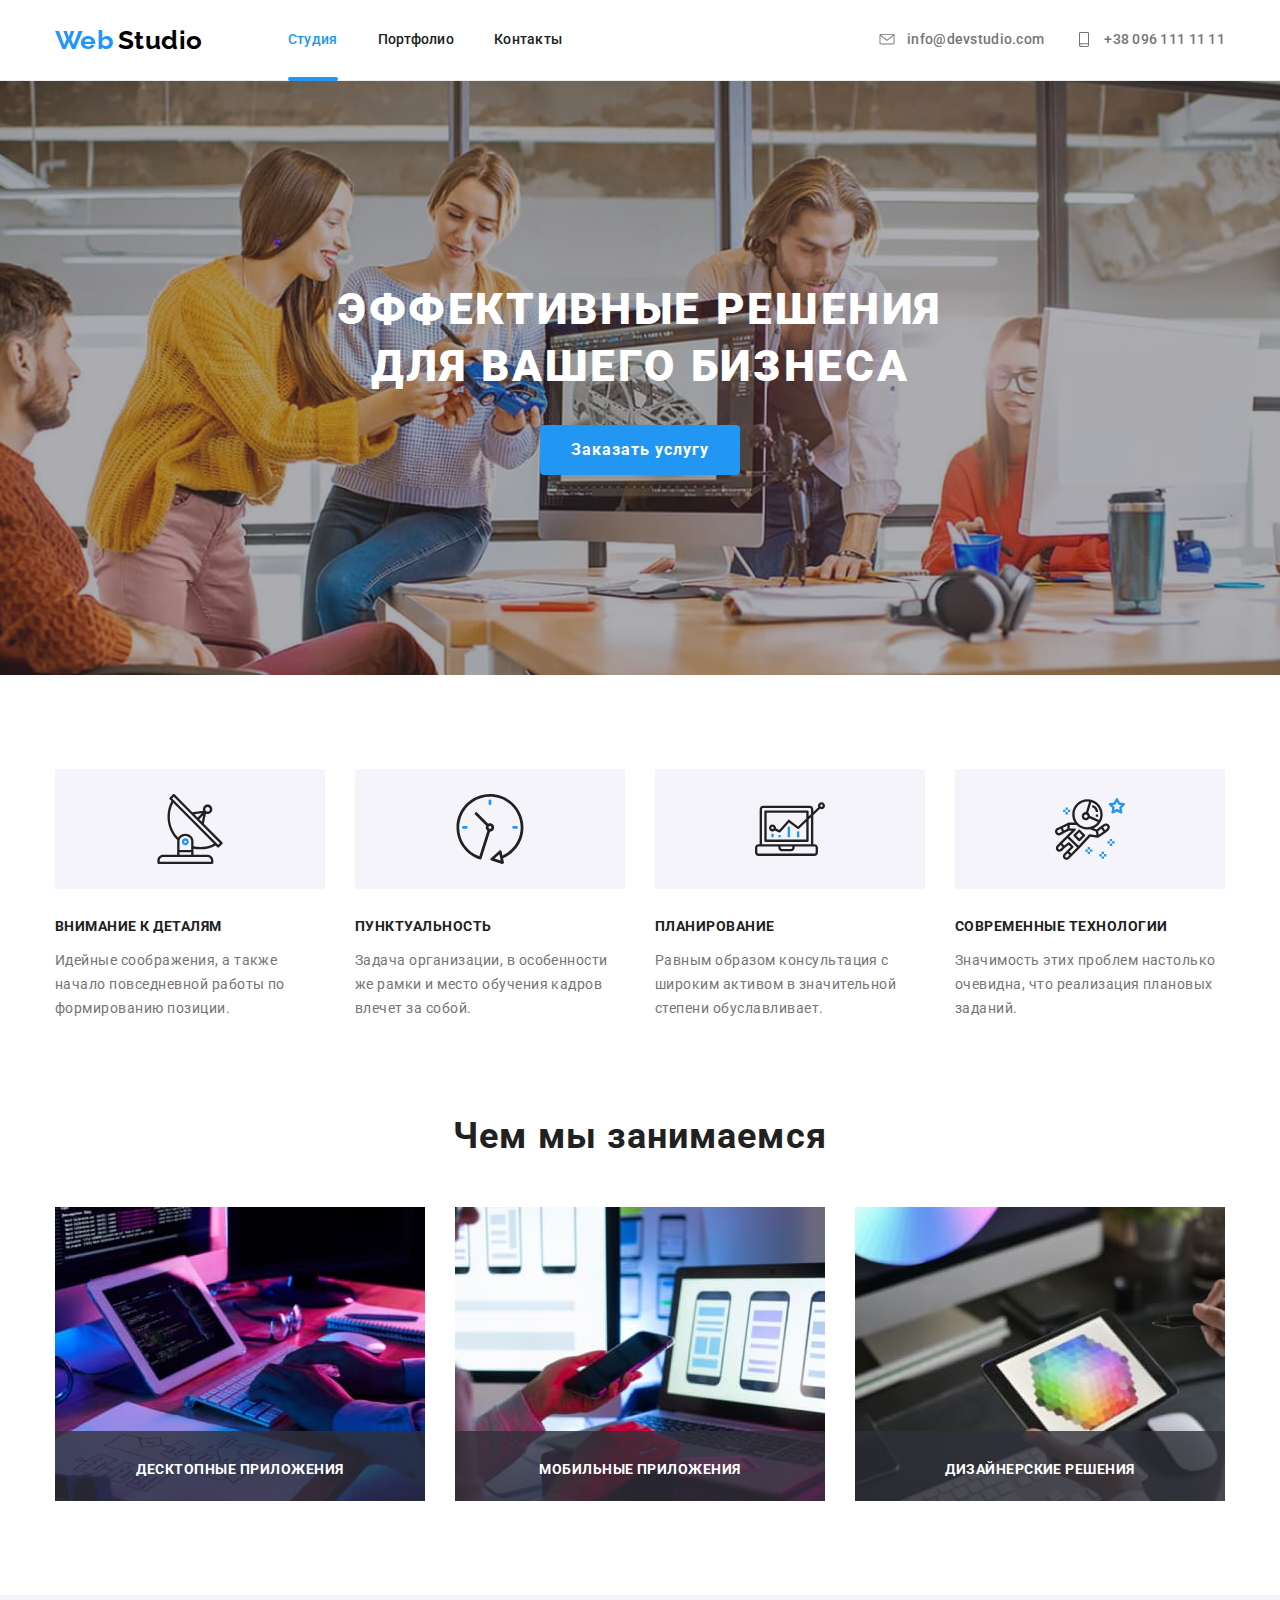
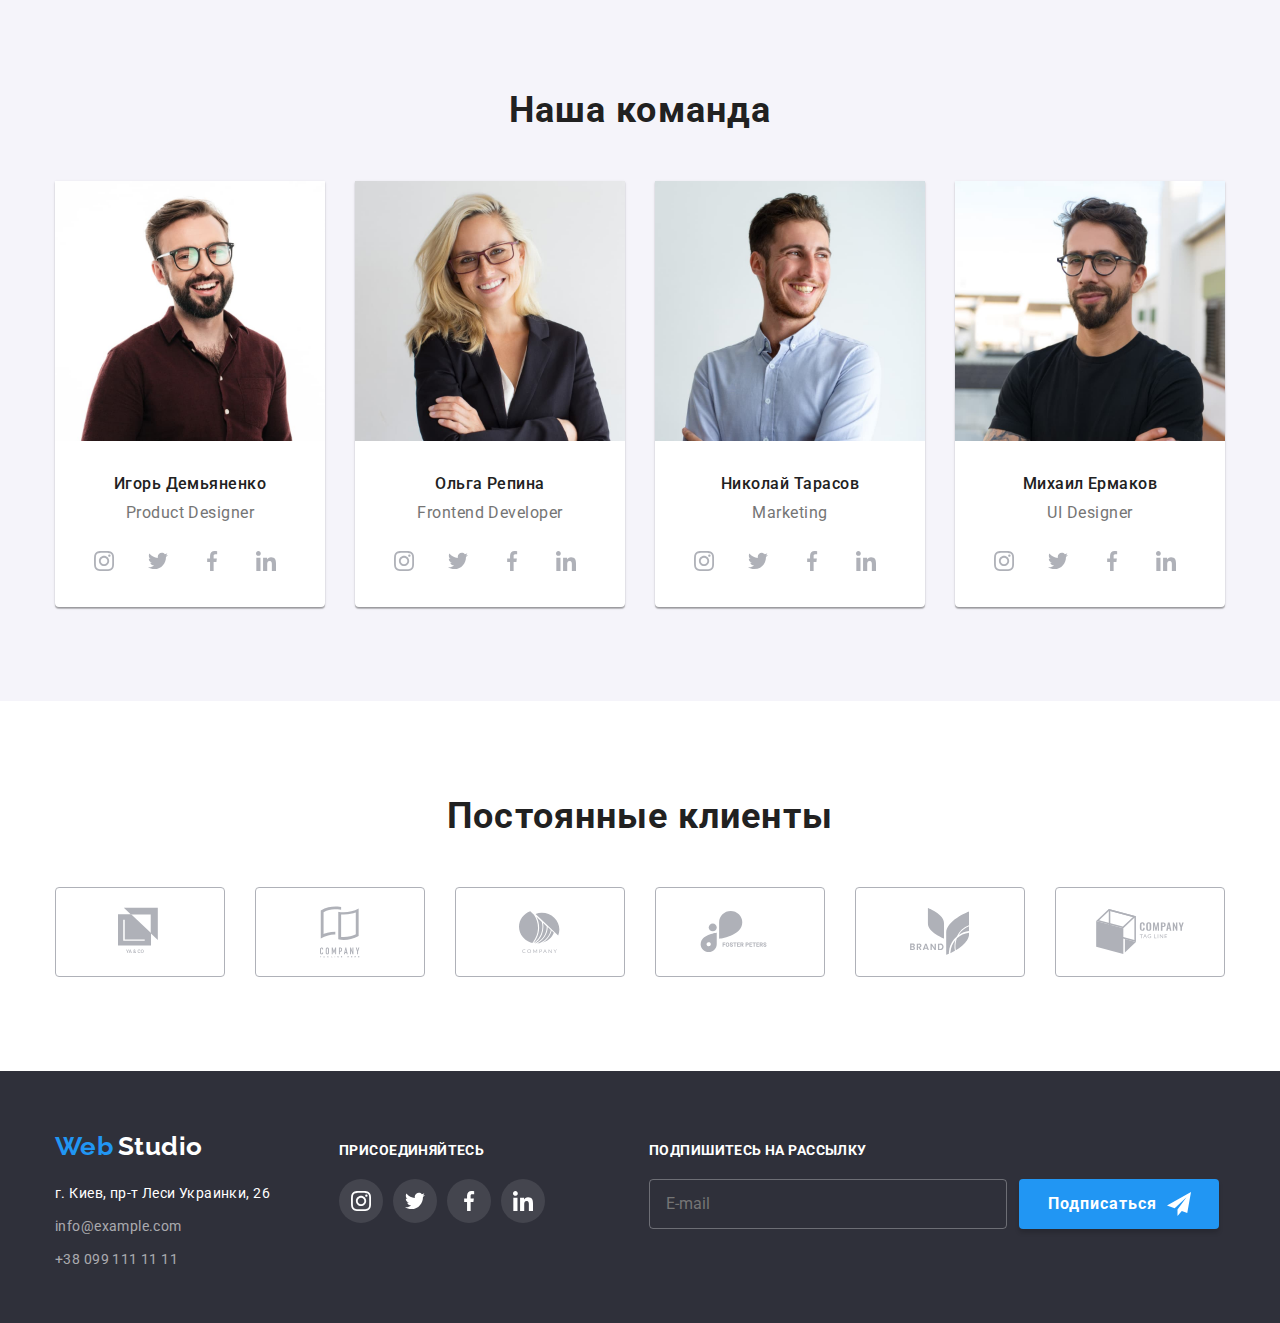
<file: index.html>
<!DOCTYPE html>
<html lang="ru">

<head>
  <meta charset="UTF-8" />
  <meta name="viewport" content="width=device-width, initial-scale=1.0" />
  
  <title>Web Studio</title>
  <link rel="stylesheet"
    href="https://cdnjs.cloudflare.com/ajax/libs/modern-normalize/0.7.0/modern-normalize.min.css" />
  <link href="https://fonts.googleapis.com/css2?family=Raleway:wght@700&family=Roboto:wght@400;500;700;900&display=swap"
    rel="stylesheet" />
  <link rel="stylesheet" href="./css/main.css" />
  
</head>

<body>
  <!-- шапка страницы -->
  <header class="page-header">
    <div class="container main-header">
      <!-- логотип компании -->
      <a href="./" class="logo-header">
        <span class="logo main">Web</span>
        <span class="logo second">Studio</span>
      </a>

      <!-- главная навигация -->
      <nav>
        <ul class="site-nav list">
          <li class="item">
            <a href="./index.html" class="link current">Студия</a>
          </li>
          <li class="item">
            <a href="./portfolio.html" class="link">Портфолио</a>
          </li>
          <li class="item"><a href="" class="link">Контакты</a></li>
        </ul>
      </nav>

      <!-- adress -->
      <address class="site-nav">
        <a href="mailto:info@devstudio.com" class="contacts">
          <svg class="icon-contacts">
            <use xlink:href="./images/sprite.svg#email"></use>
          </svg>
          info@devstudio.com
        </a>
        <a href="tel:+380961111111" class="contacts">
          <svg class="icon-contacts">
            <use xlink:href="./images/sprite.svg#smartphone"></use>
          </svg>
          +38 096 111 11 11</a>
      </address>
    </div>
  </header>




  <main>

    <!-- Hero -->
    <section class="hero">
      <div class="container-hero">
        <h1 class="hero-title">
          Эффективные решения <br />
          для вашего бизнеса
        </h1>
        <button type="button" class="button" data-modal-open>Заказать услугу</button>
       
    </section>

    <!-- about us -->
    <section class="section features">
      <div class="container">
        <h2 class="section-title" hidden>О нас</h2>

        <ul class="about-us list">
          <li class="item">
            <div class="img-about">
              <svg class="icon" width="70" height="70">
                <use xlink:href="./images/sprite.svg#antenna"></use>
              </svg>
            </div>
            <h3 class="title">Внимание к деталям</h3>
            <p class="content">
              Идейные соображения, а также начало повседневной работы по
              формированию позиции.
            </p>
          </li>
          <li class="item">
            <div class="img-about">
              <svg class="icon" width="70" height="70">
                <use xlink:href="./images/sprite.svg#clock"></use>
              </svg>
            </div>
            <h3 class="title">Пунктуальность</h3>
            <p class="content">
              Задача организации, в особенности же рамки и место обучения
              кадров влечет за собой.
            </p>
          </li>
          <li class="item">
            <div class="img-about">
              <svg class="icon" width="70" height="70">
                <use xlink:href="./images/sprite.svg#diagram"></use>
              </svg>
            </div>
            <h3 class="title">Планирование</h3>
            <p class="content">
              Равным образом консультация с широким активом в значительной
              степени обуславливает.
            </p>
          </li>
          <li class="item">
            <div class="img-about">
              <svg class="icon" width="70" height="70">
                <use xlink:href="./images/sprite.svg#astronaut"></use>
              </svg>
            </div>
            <h3 class="title">Современные технологии</h3>
            <p class="content">
              Значимость этих проблем настолько очевидна, что реализация
              плановых заданий.
            </p>
          </li>
        </ul>
      </div>
    </section>

    <!-- Work section -->
    <section class="section">
      <div class="container">
        <h2 class="section-title">Чем мы занимаемся</h2>

        <ul class="work-list list">
          <li class="item">
            <img class="project-img" src="./images/box-1.jpg" alt="box-1" width="370" height="294" />
            <div class="section-utilities">
              <h3 class="title title-utilities">Десктопные приложения</h3>
            </div>
          </li>

          <li class="item">
            <img class="project-img" src="./images/box-2.jpg" alt="box-2" width="370" />
            <div class="section-utilities">
              <h3 class="title title-utilities">Мобильные приложения</h3>
            </div>
          </li>

          <li class="item">
            <img class="project-img" src="./images/box-3.jpg" alt="box-3" width="370" />
            <div class="section-utilities">
              <h3 class="title title-utilities">Дизайнерские решения</h3>
            </div>
          </li>
        </ul>
      </div>
    </section>

    <!-- our team -->

    <section class="section-team">
      <div class="container">
        <h2 class="section-title">Наша команда</h2>
        <ul class="our-team list">
          <li class="item">
            <img src="./images/our-team-1.jpg" alt="дизайнер" width="270" />
            <h3 class="name-team">Игорь Демьяненко</h3>
            <p class="name-text">Product Designer</p>
            <ul class="links list">
              <li class="item-links">
                <a class="box-media" href="https://www.instagram.com/" aria-label="ссылка на Instagram">
                  <svg class="instagram" width="20" height="20">
                    <use href="./images/sprite.svg#instagram"></use>
                  </svg>
                </a>
              </li>
              <li class="item-links">
                <a class="box-media" href="https://twitter.com/" aria-label="ссылка на Twitter">
                  <svg class="" width="20" height="20">
                    <use href="./images/sprite.svg#twitter"></use>
                  </svg>
                </a>
              </li>
              <li class="item-links">
                <a class="box-media" href="https://www.facebook.com/" aria-label="ссылка на Facebook">
                  <svg class="" width="20" height="20">
                    <use href="./images/sprite.svg#facebook"></use>
                  </svg>
                </a>
              </li>
              <li class="item-links">
                <a class="box-media" href="https://www.linkedin.com/" aria-label="ссылка на linkedin">
                  <svg class="" width="20" height="20">
                    <use href="./images/sprite.svg#linkedin"></use>
                  </svg>
                </a>
              </li>
            </ul>
          </li>

          <li class="item">
            <img src="./images/our-team-2.jpg" alt="фронтенд разработчик" width="270" />
            <h3 class="name-team">Ольга Репина</h3>
            <p class="name-text">Frontend Developer</p>
            <ul class="links list">
              <li class="item-links">
                <a class="box-media" href="https://www.instagram.com/" aria-label="ссылка на Instagram">
                  <svg class="" width="20" height="20">
                    <use href="./images/sprite.svg#instagram"></use>
                  </svg>
                </a>
              </li>
              <li class="item-links">
                <a class="box-media" href="https://twitter.com/" aria-label="ссылка на Twitter">
                  <svg class="" width="20" height="20">
                    <use href="./images/sprite.svg#twitter"></use>
                  </svg>
                </a>
              </li>
              <li class="item-links">
                <a class="box-media" href="https://www.facebook.com/" aria-label="ссылка на Facebook">
                  <svg class="" width="20" height="20">
                    <use href="./images/sprite.svg#facebook"></use>
                  </svg>
                </a>
              </li class="item-links">
              <li class="item-links">
                <a class="box-media" href="https://www.linkedin.com/" aria-label="ссылка на linkedin">
                  <svg class="" width="20" height="20">
                    <use href="./images/sprite.svg#linkedin"></use>
                  </svg>
                </a>
              </li>
            </ul>
          </li>

          <li class="item">
            <img src="./images/our-team-3.jpg" alt="Маркетинг" width="270" />
            <h3 class="name-team">Николай Тарасов</h3>
            <p class="name-text">Marketing</p>

            <ul class="links list">
              <li class="item-links">
                <a class="box-media" href="https://www.instagram.com/" aria-label="ссылка на Instagram">
                  <svg width="20" height="20">
                    <use href="./images/sprite.svg#instagram"></use>
                  </svg>
                </a>
              </li>
              <li class="item-links">
                <a class="box-media" href="https://twitter.com/" aria-label="ссылка на Twitter">
                  <svg class="" width="20" height="20">
                    <use href="./images/sprite.svg#twitter"></use>
                  </svg>
                </a>
              </li>
              <li class="item-links">
                <a class="box-media" href="https://www.facebook.com/" aria-label="ссылка на Facebook">
                  <svg class="" width="20" height="20">
                    <use href="./images/sprite.svg#facebook"></use>
                  </svg>
                </a>
              </li>
              <li class="item-links">
                <a class="box-media" href="https://www.linkedin.com/" aria-label="ссылка на linkedin">
                  <svg class="" width="20" height="20">
                    <use href="./images/sprite.svg#linkedin"></use>
                  </svg>
                </a>
              </li>
            </ul>
          </li>

          <li class="item">
            <img src="./images/our-team-4.jpg" alt="дизайнер" width="270" />
            <h3 class="name-team">Михаил Ермаков</h3>
            <p class="name-text">UI Designer</p>

            <ul class="links list">
              <li class="item-links">
                <a class="box-media" href="https://www.instagram.com/" aria-label="ссылка на Instagram">
                  <svg class="" width="20" height="20">
                    <use href="./images/sprite.svg#instagram"></use>
                  </svg>
                </a>
              </li>
              <li class="item-links">
                <a class="box-media" href="https://twitter.com/" aria-label="ссылка на Twitter">
                  <svg class="" width="20" height="20">
                    <use href="./images/sprite.svg#twitter"></use>
                  </svg>
                </a>
              </li>
              <li class="item-links">
                <a class="box-media" href="https://www.facebook.com/" aria-label="ссылка на Facebook">
                  <svg class="" width="20" height="20">
                    <use href="./images/sprite.svg#facebook"></use>
                  </svg>
                </a>
              </li>
              <li class="item-links">
                <a class="box-media" href="https://www.linkedin.com/" aria-label="ссылка на linkedin">
                  <svg class="" width="20" height="20">
                    <use href="./images/sprite.svg#linkedin"></use>
                  </svg>
                </a>
              </li>
            </ul>
          </li>
        </ul>
      </div>

    </section>

    <!-- our clients -->
    <section class="section clients">
      <div class="container">
        <h2 class="section-title">Постоянные клиенты</h2>
        <ul class="section list">
          <li class="item clients">
            <a class="company" href="">
              <svg class="icon-client" width="44" height="50">
                <use xlink:href="./images/sprite.svg#client-1"></use>
              </svg>
            </a>
          </li>

          <li class="item clients">
            <a class="company" href="">
              <svg class="icon-client" width="40" height="52">
                <use xlink:href="./images/sprite.svg#client-2"></use>
              </svg>
            </a>
          </li>

          <li class="item clients">
            <a class="company" href="">
              <svg class="icon-client" width="41" height="42.6">
                <use xlink:href="./images/sprite.svg#client-3"></use>
              </svg>
            </a>
          </li>

          <li class="item clients">
            <a class="company" href="">
              <svg class="icon-client" width="80" height="42">
                <use xlink:href="./images/sprite.svg#client-4"></use>
              </svg>
            </a>
          </li>

          <li class="item clients">
            <a class="company" href="">
              <svg class="icon-client" width="59" height="47">
                <use xlink:href="./images/sprite.svg#client-5"></use>
              </svg>
            </a>
          </li>

          <li class="item clients">
            <a class="company" href="">
              <svg class="icon-client" width="88.5" height="45.5">
                <use xlink:href="./images/sprite.svg#client-6"></use>
              </svg>
            </a>
          </li>
        </ul>
      </div>
    </section>
  </main>

  <!-- footer -->

  <footer class="bg-footer">
    <div class="container">
      <div class="address-footer">
        <!-- логотип компании -->
        <a href="./" class="logo-footer">
          <span class="logo main">Web</span>
          <span class="logo white">Studio</span>
        </a>
        <br />

        <!-- e-mail and phone -->
        <address>
          <p class="address">г. Киев, пр-т Леси Украинки, 26</p>
          <br />

          <a href="mailto:info@example.com" class="footer-contacts">info@example.com</a>
          <br />
          <a href="tel:+380991111111" class="footer-contacts">+38 099 111 11 11</a><br />
        </address>
      </div>

      <!-- соц сети -->
      <div class="join">
        <b class="join-us">присоединяйтесь</b>

        <ul class="links list">
          <li class="item-links">
            <a class="footer-media" href="" aria-label="ссылка на Instagram">
              <svg class="" width="20" height="20">
                <use href="./images/sprite.svg#instagram"></use>
              </svg>
            </a>
          </li>
          <li class="item-links">
            <a class="footer-media" href="" aria-label="ссылка на Twitter">
              <svg class="" width="20" height="20">
                <use href="./images/sprite.svg#twitter"></use>
              </svg>
            </a>
          </li>
          <li class="item-links">
            <a class="footer-media" href="" aria-label="ссылка на Facebook">
              <svg class="" width="20" height="20">
                <use href="./images/sprite.svg#facebook"></use>
              </svg>
            </a>
          </li>
          <li class="item-links">
            <a class="footer-media" href="" aria-label="ссылка на linkedin">
              <svg class="" width="20" height="20">
                <use href="./images/sprite.svg#linkedin"></use>
              </svg>
            </a>
          </li>
        </ul>
      </div>

      <!-- подписка -->
      <div class="sigh">
        <b class="join-us">подпишитесь на рассылку</b>
        <form class="footer-form">
          <label class="footer-label">
            <input type="email" class="footer-input" placeholder="E-mail">
          </label>
            <button type="button" class="button-footer">
              Подписаться
              <svg class="send" width="24" height="24">
                <use xlink:href="./images/sprite.svg#send"></use>
              </svg>
            </button>
        </form>
      
      </div>
    </div>
  </footer>

  <div class="backdrop is-hidden" data-modal>
    <div class="modal">
      <form class="form">
        <h2 class="modal-title">Оставьте свои данные, мы вам перезвоним</h2>
  
          <label class="form-field">
            <span class="user-name">Имя</span>
            <input type="text" name="user-name" class="modal-input">
            <svg class="icon-modal" width="18" height="18">
              <use xlink:href="./images/sprite.svg#person-black"></use>
            </svg>
          </label>
        
          <label class="form-field">
          <span class="user-name">Телефон</span>
          <input type="tel" name="phone" id="tel" class="modal-input">
          <svg class="icon-modal" width="18" height="18">
            <use xlink:href="./images/sprite.svg#phone-black"></use>
          </svg>
          </label>
      
          <label class="form-field">
            <span class="user-name">Почта</span>
            <input type="email" name="mail" class="modal-input">
            <svg class="icon-modal" width="18" height="18">
              <use xlink:href="./images/sprite.svg#email-black"></use>
            </svg>
          </label>
        
          <label class="form-field">
           <span class="user-name">Комментарий</span>
          <textarea name="comment" placeholder="Введите текст" class="comment"></textarea>
          </label>

          <label class="checkbox-label">
            <input type="checkbox" name="policy" class="checkbox">
            <span class="checkbox-icon"></span>
            <span class="checkbox-title">Соглашаюсь с рассылкой и принимаю 
            <a href="" class="checkbox-policy">Условия договора</a>
            </span>
          </label>
        
        <button type="submit" class="btn-modal">Отправить</button>
  
        </form>
  
      <button class="button-close" data-modal-close>
        <svg class="icon-close" width="18" height="18">
          <use xlink:href="./images/sprite.svg#close-black"></use>
        </svg>
      </button>
    </div>
  </div>
  </div>
  
<script src="./js/modal.js"></script>

</script>
</body>

</html>
</file>
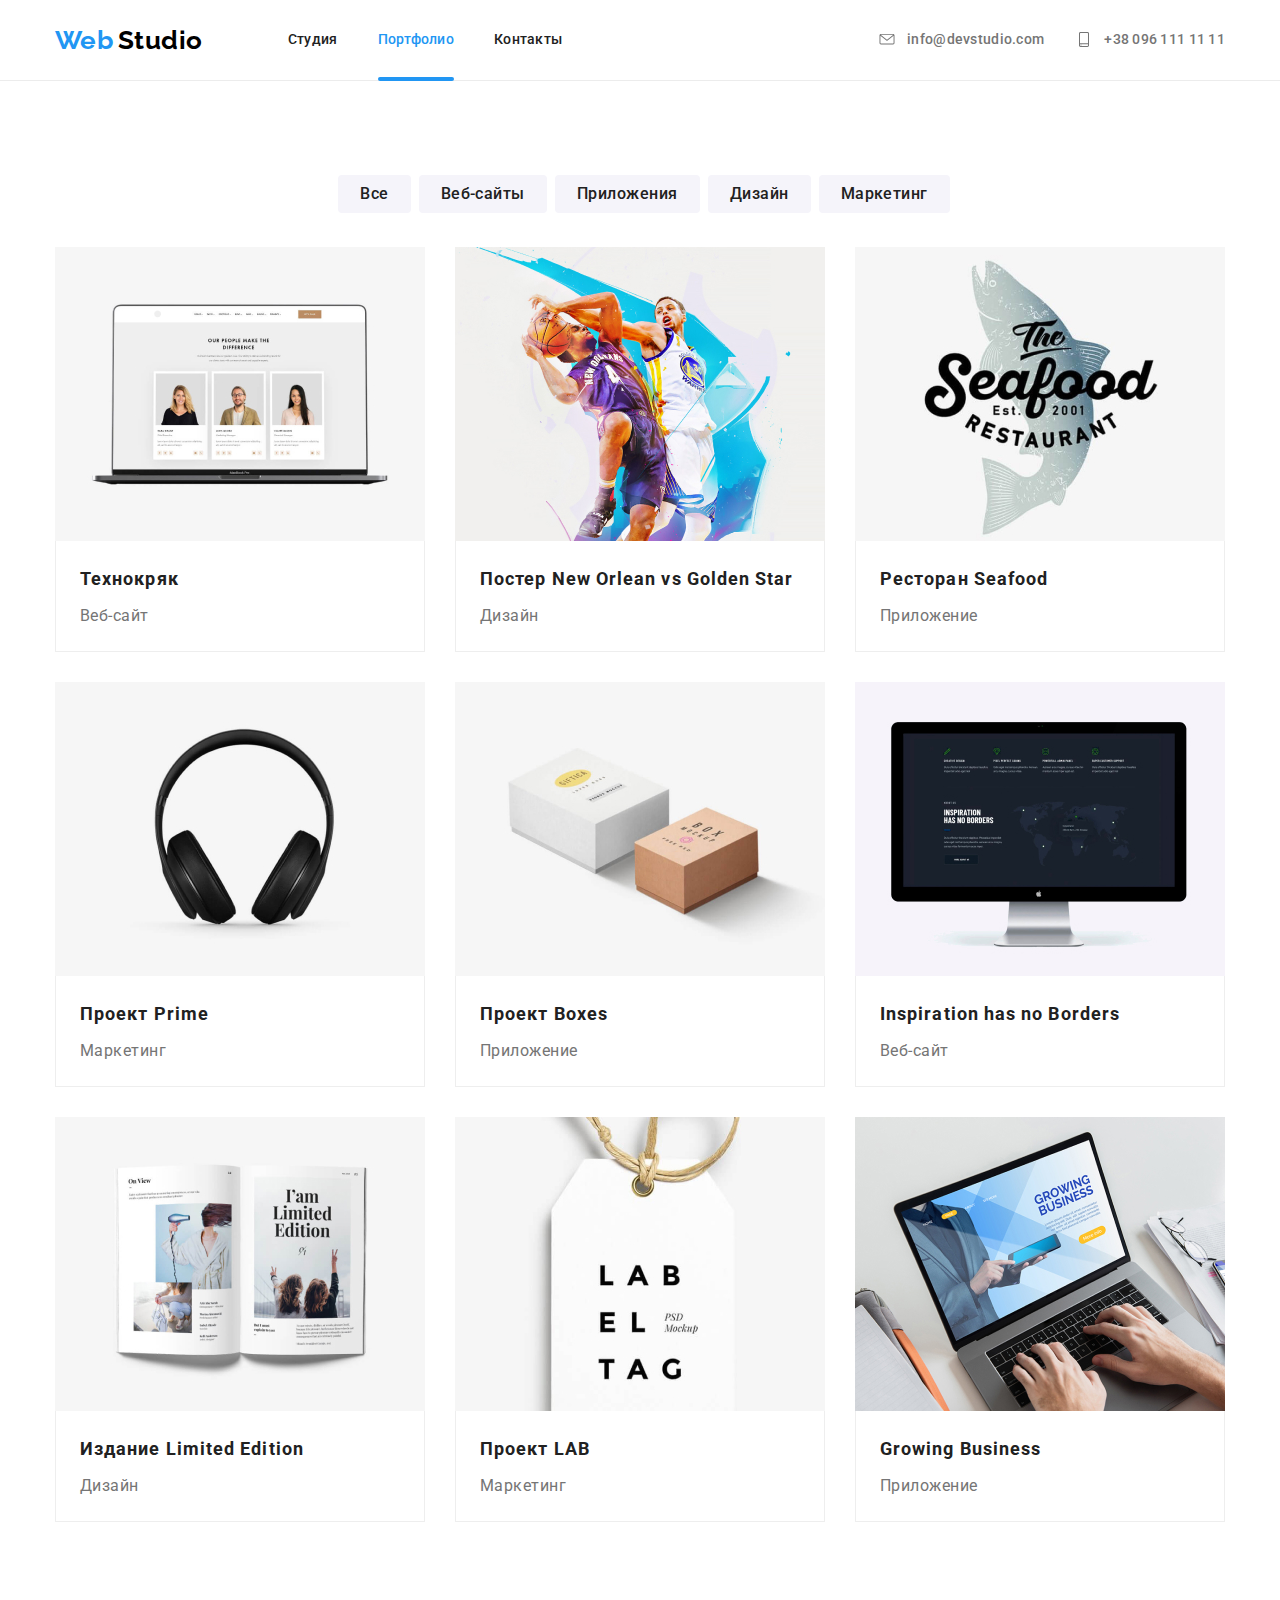
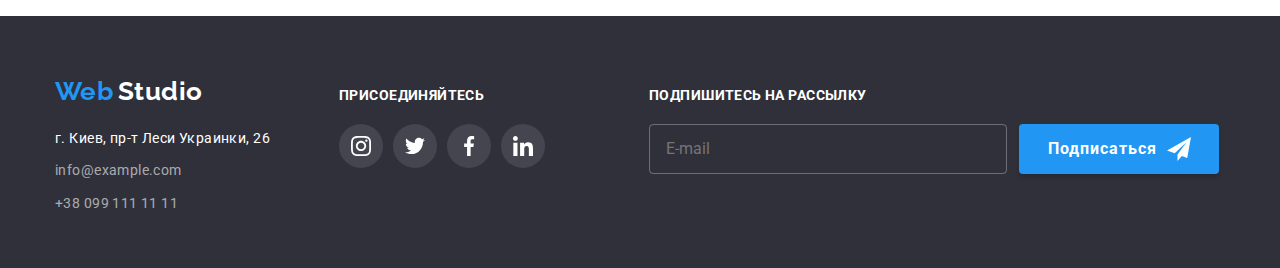
<file: portfolio.html>
<!DOCTYPE html>
<html lang="ru">
  <head>
    <meta charset="UTF-8" />
    <meta name="viewport" content="width=device-width, initial-scale=1.0" />
    <title>Web Studio</title>
    <link
      rel="stylesheet"
      href="https://cdnjs.cloudflare.com/ajax/libs/modern-normalize/0.7.0/modern-normalize.min.css"
    />
    <link
      href="https://fonts.googleapis.com/css2?family=Raleway:wght@700&family=Roboto:wght@400;500;700;900&display=swap"
      rel="stylesheet"
    />
    <link rel="stylesheet" href="./css/main.css" />
  </head>

  <body>
    <!-- шапка страницы -->
    <header class="page-header">
      <div class="container main-header">
        <!-- логотип компании -->
        <a href="./" class="logo-header">
          <span class="logo main">Web</span>
          <span class="logo second">Studio</span>
        </a>

        <!-- главная навигация -->
        <nav>
          <ul class="site-nav list">
            <li class="item">
              <a href="./index.html" class="link">Студия</a>
            </li>
            <li class="item">
              <a href="./portfolio.html" class="link current">Портфолио</a>
            </li>
            <li class="item"><a href="" class="link">Контакты</a></li>
          </ul>
        </nav>

        <!-- adress -->
        <address class="site-nav">
          <a href="mailto:info@devstudio.com" class="contacts">
            <svg class="icon-contacts">
              <use xlink:href="./images/sprite.svg#email"></use>
            </svg>
            info@devstudio.com
          </a>
          <a href="tel:+380961111111" class="contacts">
            <svg class="icon-contacts">
              <use xlink:href="./images/sprite.svg#smartphone"></use>
            </svg>
            +38 096 111 11 11</a
          >
        </address>
      </div>
    </header>

    <main>
      <!-- navigation -->
      <section class="container">
        <h1 hidden>Портфолио</h1>
        <ul class="list portfolio">
          <li class="portfolio-button">
            <button type="button" class="radio-button">Все</button>
          </li>
          <li class="portfolio-button">
            <button type="button" class="radio-button">Веб-сайты</button>
          </li>
          <li class="portfolio-button">
            <button type="button" class="radio-button">Приложения</button>
          </li>
          <li class="portfolio-button">
            <button type="button" class="radio-button">Дизайн</button>
          </li>
          <li class="portfolio-button">
            <button type="button" class="radio-button">Маркетинг</button>
          </li>
        </ul>
      </section>

      <!-- Proects -->
      <section class="container">
        <ul class="list projects">
          <li class="flex-container">
            <a href="">
              <div class="product-thumb">
                <img
                  class="project-img"
                  src="./images/portfolio/tehcnocryak-1.jpg"
                  alt="проект1"
                  width="370"
                  height="294"
                />

                <p class="text-proects">
                  Технокряк это современная площадка распространения
                  коронавируса. Компании используют эту платформу для цифрового
                  шпионажа и атак на защищённые сервера конкурентов.
                </p>
              </div>
              <div class="portfolio-card-content">
                <h2 class="proects-title">Технокряк</h2>

                <p class="subtitle-proects">Веб-сайт</p>
              </div>
            </a>
          </li>

          <li class="flex-container">
            <a href="">
              <div class="product-thumb">
                <img
                  src="./images/portfolio/poster-2.jpg"
                  alt="проект2"
                  width="370"
                  height="294"
                  class="project-img"
                />
                <p class="text-proects">
                  Технокряк это современная площадка распространения
                  коронавируса. Компании используют эту платформу для цифрового
                  шпионажа и атак на защищённые сервера конкурентов.
                </p>
              </div>
              <div class="portfolio-card-content">
                <h2 class="proects-title">Постер New Orlean vs Golden Star</h2>
                <p class="subtitle-proects">Дизайн</p>
              </div>
            </a>
          </li>

          <li class="flex-container">
            <a href="">
              <div class="product-thumb">
                <img
                  src="./images/portfolio/restaurant-3.jpg"
                  alt="проект3"
                  width="370"
                  height="294"
                  class="project-img"
                />

                <p class="text-proects">
                  Технокряк это современная площадка распространения
                  коронавируса. Компании используют эту платформу для цифрового
                  шпионажа и атак на защищённые сервера конкурентов.
                </p>
              </div>
              <div class="portfolio-card-content">
                <h2 class="proects-title">Ресторан Seafood</h2>
                <p class="subtitle-proects">Приложение</p>
              </div>
            </a>
          </li>

          <li class="flex-container">
            <a href="">
              <div class="product-thumb">
                <img
                  src="./images/portfolio/prime-4.jpg"
                  alt="проект4"
                  width="370"
                  height="294"
                  class="project-img"
                />

                <p class="text-proects">
                  Технокряк это современная площадка распространения
                  коронавируса. Компании используют эту платформу для цифрового
                  шпионажа и атак на защищённые сервера конкурентов.
                </p>
              </div>
              <div class="portfolio-card-content">
                <h2 class="proects-title">Проект Prime</h2>
                <p class="subtitle-proects">Маркетинг</p>
              </div>
            </a>
          </li>

          <li class="flex-container">
            <a href="">
              <div class="product-thumb">
                <img
                  src="./images/portfolio/boxes-5.jpg"
                  alt="проект5"
                  width="370"
                  height="294"
                  class="project-img"
                />

                <p class="text-proects">
                  Технокряк это современная площадка распространения
                  коронавируса. Компании используют эту платформу для цифрового
                  шпионажа и атак на защищённые сервера конкурентов.
                </p>
              </div>
              <div class="portfolio-card-content">
                <h2 class="proects-title">Проект Boxes</h2>
                <p class="subtitle-proects">Приложение</p>
              </div>
            </a>
          </li>

          <li class="flex-container">
            <a href="">
              <div class="product-thumb">
                <img
                  src="./images/portfolio/noborders-6.jpg"
                  alt="проект6"
                  width="370"
                  height="294"
                  class="project-img"
                />

                <p class="text-proects">
                  Технокряк это современная площадка распространения
                  коронавируса. Компании используют эту платформу для цифрового
                  шпионажа и атак на защищённые сервера конкурентов.
                </p>
              </div>
              <div class="portfolio-card-content">
                <h2 class="proects-title">Inspiration has no Borders</h2>
                <p class="subtitle-proects">Веб-сайт</p>
              </div>
            </a>
          </li>

          <li class="flex-container">
            <a href="">
              <div class="product-thumb">
                <img
                  src="./images/portfolio/limited-edition-7.jpg"
                  alt="проект7"
                  width="370"
                  height="294"
                  class="project-img"
                />

                <p class="text-proects">
                  Технокряк это современная площадка распространения
                  коронавируса. Компании используют эту платформу для цифрового
                  шпионажа и атак на защищённые сервера конкурентов.
                </p>
              </div>
              <div class="portfolio-card-content">
                <h2 class="proects-title">Издание Limited Edition</h2>
                <p class="subtitle-proects">Дизайн</p>
              </div>
            </a>
          </li>

          <li class="flex-container">
            <a href="">
              <div class="product-thumb">
                <img
                  src="./images/portfolio/lab-8.jpg"
                  alt="проект8"
                  width="370"
                  height="294"
                  class="project-img"
                />

                <p class="text-proects">
                  Технокряк это современная площадка распространения
                  коронавируса. Компании используют эту платформу для цифрового
                  шпионажа и атак на защищённые сервера конкурентов.
                </p>
              </div>
              <div class="portfolio-card-content">
                <h2 class="proects-title">Проект LAB</h2>
                <p class="subtitle-proects">Маркетинг</p>
              </div>
            </a>
          </li>

          <li class="flex-container">
            <a href="">
              <div class="product-thumb">
                <img
                  src="./images/portfolio/buisness-9.jpg"
                  alt="проект9"
                  width="370"
                  height="294"
                  class="project-img"
                />

                <p class="text-proects">
                  Технокряк это современная площадка распространения
                  коронавируса. Компании используют эту платформу для цифрового
                  шпионажа и атак на защищённые сервера конкурентов.
                </p>
              </div>
              <div class="portfolio-card-content">
                <h2 class="proects-title">Growing Business</h2>
                <p class="subtitle-proects">Приложение</p>
              </div>
            </a>
          </li>
        </ul>
      </section>
    </main>

    <!-- footer -->

    <footer class="bg-footer">
      <div class="container">
        <div class="address-footer">
          <!-- логотип компании -->
          <a href="./" class="logo-footer">
            <span class="logo main">Web</span>
            <span class="logo white">Studio</span>
          </a>
          <br />

          <!-- e-mail and phone -->
          <address>
            <p class="address">г. Киев, пр-т Леси Украинки, 26</p>
            <br />

            <a href="mailto:info@example.com" class="footer-contacts"
              >info@example.com</a
            >
            <br />
            <a href="tel:+380991111111" class="footer-contacts"
              >+38 099 111 11 11</a
            ><br />
          </address>
        </div>

        <!-- соц сети -->
        <div class="join">
          <b class="join-us">присоединяйтесь</b>

          <ul class="links list">
            <li class="item-links">
              <a class="footer-media" href="" aria-label="ссылка на Instagram">
                <svg class="" width="20" height="20">
                  <use href="./images/sprite.svg#instagram"></use>
                </svg>
              </a>
            </li>
            <li class="item-links">
              <a class="footer-media" href="" aria-label="ссылка на Twitter">
                <svg class="" width="20" height="20">
                  <use href="./images/sprite.svg#twitter"></use>
                </svg>
              </a>
            </li>
            <li class="item-links">
              <a class="footer-media" href="" aria-label="ссылка на Facebook">
                <svg class="" width="20" height="20">
                  <use href="./images/sprite.svg#facebook"></use>
                </svg>
              </a>
            </li>
            <li class="item-links">
              <a class="footer-media" href="" aria-label="ссылка на linkedin">
                <svg class="" width="20" height="20">
                  <use href="./images/sprite.svg#linkedin"></use>
                </svg>
              </a>
            </li>
          </ul>
        </div>

        <!-- подписка -->
        <div class="sigh">
          <b class="join-us">подпишитесь на рассылку</b>
          <form class="footer-form">
            <label class="footer-label">
              <input type="email" class="footer-input" placeholder="E-mail">
            </label>
            <button type="button" class="button-footer">
              Подписаться
              <svg class="send" width="24" height="24">
                <use xlink:href="./images/sprite.svg#send"></use>
              </svg>
            </button>
          </form>
        </footer>
  </body>
</html>
</file>
<file: css/main.css>
:root {
  --primary-text-color: #757575;
  --first-title-text-color: #212121;
  --accent-color: #2196f3;
  --primary-white-color: #ffffff;
  --second-bg-color: #f5f4fa;
  --bg-color-footer: #2f303a;
  --second-logo-color: #000000;
}

/* main styles */
html {
  box-sizing: border-box;
}

*,
*::before,
*::after {
  box-sizing: inherit;
}

body {
  background-color: var(--primary-white-color);
  color: var(--primary-text-color);
  font-family: Roboto, sans-serif;
  letter-spacing: 0.03em;
}

input:active,
:hover,
:focus {
  outline: 0;
  outline-offset: 0;
}

/* a classes */
a {
  text-decoration: none;
}

textarea {
  resize: none;
}
/* стили для index.html */

/* header */
.page-header {
  margin-left: auto;
  margin-right: auto;

  padding-left: 15px;
  padding-right: 15px;
  border: 1px solid #ececec;
  border-left: none;
  border-right: none;
  border-top: none;
  /* outline: 2px solid black; */
}

.container {
  margin-left: auto;
  margin-right: auto;
  width: 1200px;
  padding-left: 15px;
  padding-right: 15px;
}

/* logo */
.logo {
  font-family: Raleway, sans-serif;
  font-weight: 700;
  font-size: 26px;
  line-height: 1.19;
  text-decoration: none;
}
.logo.main {
  color: var(--accent-color);
}

.logo.second {
  color: var(--second-logo-color);
}

.logo.white {
  color: var(--primary-white-color);
}

/* sections */

.section {
  padding-bottom: 94px;
}

.section.features {
  padding-top: 94px;
}

.section .section-title .title {
  margin-top: 0;
  margin-bottom: 10;
  color: var(--first-title-text-color);
  font-weight: 700;
  font-size: 36px;
  line-height: 1.16;
  text-align: center;
}

/* Hero */
.hero {
  text-align: center;

  padding-top: 200px;
  padding-bottom: 200px;

  background-image: linear-gradient(
      to right,
      rgba(47, 48, 58, 0.4),
      rgba(47, 48, 58, 0.4)
    ),
    url(../images/Header.jpg);

  max-width: 1600px;
  margin-right: auto;
  margin-left: auto;
  display: block;
  background-repeat: no-repeat;
  background-position: center;
  background-size: cover;
}

.hero-title {
  margin-top: 0;
  margin-bottom: 30px;
  color: var(--primary-white-color);
  font-weight: 900;
  font-size: 44px;
  line-height: 1.3;
  letter-spacing: 0.06em;
  text-transform: uppercase;
}

/* Button */
.button {
  width: 200px;
  height: 50px;
  color: var(--primary-white-color);
  background-color: var(--accent-color);
  font-weight: 700;
  font-size: 16px;
  line-height: 1.8;
  align-items: center;
  text-align: center;
  letter-spacing: 0.06em;
  border-radius: 4px;
  text-decoration: none;
  border: none;
  outline: none;
}

.container-hero {
  position: relative;
}

/* site nav */

.logo-header {
  margin-right: 85px;
}

.main-header {
  display: flex;
  align-items: center;
}

.site-nav {
  font-weight: 500;
  font-size: 14px;
  line-height: 1.14;
  letter-spacing: 0.02em;
}

/* header */

.site-nav .contacts {
  color: var(--primary-text-color);
  display: flex;
  font-weight: 500;
  font-size: 14px;
  height: 1.14;
  letter-spacing: 0.02em;
  font-style: normal;
  align-items: center;
  background-color: var(--primary-white-color);

  transition: color 250ms cubic-bezier(0.4, 0, 0.2, 1);
}

.contacts:hover {
  color: var(--accent-color);
}

.icon-contacts {
  width: 20px;
  height: 15px;
  align-items: center;
  margin-right: 10px;
  fill: currentColor;
}

.site-nav {
  display: flex;
  margin-left: auto;
}

.site-nav .contacts + .contacts {
  margin-left: 30px;
}
.site-nav .contacts {
  padding-top: 32px;
  padding-bottom: 32px;
}

.site-nav .item:not(:last-child) {
  margin-right: 40px;
}

.site-nav .link {
  display: flex;
  padding-top: 31px;
  padding-bottom: 31px;

  position: relative;

  color: var(--first-title-text-color);
  transition: color 250ms cubic-bezier(0.4, 0, 0.2, 1);
}

.site-nav .link:hover,
.site-nav .link:focus {
  color: var(--accent-color);
}

.site-nav .link.current::after {
  content: "";
  position: absolute;

  display: block;
  width: 100%;
  height: 4px;
  left: 0;
  bottom: -2px;

  border-radius: 2px;
  background-color: var(--accent-color);
}

.site-nav .link.current {
  color: var(--accent-color);
}

/* about us */
.about-us.list {
  display: flex;
}

.about-us.list .item {
  margin-right: 30px;
}

.about-us .title {
  color: var(--first-title-text-color);

  font-weight: 700;
  font-size: 14px;
  line-height: 1.14;
  text-transform: uppercase;
}

.img-about {
  display: flex;
  align-items: center;
  justify-content: center;
  width: 270px;
  height: 120px;

  background: var(--second-bg-color);
}
.content {
  margin-top: 0;
  margin-bottom: 0;

  font-size: 14px;
  line-height: 1.7;
}

.list {
  padding: 0;
  margin: 0;
  list-style: none;
}

.title {
  margin-top: 30px;
  margin-bottom: 10 px;
}

/* Work section */
.section-title {
  color: var(--first-title-text-color);
  margin-top: 0;
  margin-bottom: 50px;

  font-weight: bold;
  font-size: 36px;
  line-height: 42px;
  text-align: center;
  letter-spacing: 0.03em;
}

.title-utilities {
  color: var(--primary-white-color);

  font-weight: bold;
  font-size: 14px;
  line-height: 1.2;
  text-align: center;
  text-transform: uppercase;
  align-items: center;
}

.work-list.list {
  display: flex;
}

.work-list.list .item {
  width: calc((100%-60px) / 3);
  margin-right: 30px;
  position: relative;
}

.section-utilities {
  position: absolute;
  bottom: 0;
  width: 100%;
  height: 70px;
  background: rgba(47, 48, 58, 0.8);
}

.section.list.uttilities .item:last-child {
  margin-right: 0px;
}

/*our team */

.section-team {
  padding-top: 94px;
  padding-bottom: 94px;
  background-color: var(--second-bg-color);
}

.our-team.list {
  display: flex;
}

.our-team.list .item {
  background-color: var(--primary-white-color);
  display: block;
  width: calc((100%-90px) / 4);
  margin-right: 30px;

  border-radius: 0px 0px 4px 4px;
  box-shadow: 0px 2px 1px rgba(0, 0, 0, 0.2), 0px 1px 1px rgba(0, 0, 0, 0.14),
    0px 1px 3px rgba(0, 0, 0, 0.12);
}

.name-team {
  color: var(--first-title-text-color);
  margin-top: 30px;
  margin-bottom: 10px;

  font-weight: 500;
  font-size: 16px;
  line-height: 1.18;
  text-align: center;
}

.name-text {
  margin-top: 0;
  margin-bottom: 16px;

  font-size: 16px;
  line-height: 1.18;
  text-align: center;
}

.item-links {
  margin-right: 10px;
  margin-bottom: 24px;
}

.box-media {
  display: flex;
  width: 44px;
  height: 44px;
  align-items: center;
  justify-content: center;
  fill: #afb1b8;
  border-radius: 50%;
  transition: fill 250ms cubic-bezier(0.4, 0, 0.2, 1),
    background-color 250ms cubic-bezier(0.4, 0, 0.2, 1),
    border-radius 250ms cubic-bezier(0.4, 0, 0.2, 1);
}

.item-links:hover .box-media {
  border-radius: 50%;
  background-color: var(--accent-color);
  fill: var(--primary-white-color);
}

/* our clients */
.section.clients {
  padding-top: 94px;
  padding-bottom: 94px;
}

.section.list {
  display: flex;
}

.section.list .item.clients {
  width: calc((100% - 150px) / 6);
  margin-right: 30px;
}

.company {
  display: flex;
  width: 170px;
  height: 90px;
  align-items: center;
  justify-content: center;
  fill: #afb1b8;
  border: 1px solid #afb1b8;
  border-radius: 4px;
  transition: fill 250ms cubic-bezier(0.4, 0, 0.2, 1),
    border 250ms cubic-bezier(0.4, 0, 0.2, 1);
}

.company:hover {
  fill: var(--accent-color);
  border: 1px solid var(--accent-color);
}

/* Footer section */

.footer-media {
  display: flex;
  width: 44px;
  height: 44px;
  align-items: center;
  justify-content: center;
  fill: #ffffff;
  background-color: rgba(255, 255, 255, 0.1);
  border-radius: 50%;
  transition: border-radius 250ms cubic-bezier(0.4, 0, 0.2, 1),
    background-color 250ms cubic-bezier(0.4, 0, 0.2, 1),
    fill 250ms cubic-bezier(0.4, 0, 0.2, 1);
}

.footer-media:hover {
  border-radius: 50%;
  background-color: var(--accent-color);
  fill: var(--primary-white-color);
}

.button-footer .send {
  margin-left: 10px;
}

.bg-footer {
  background-color: var(--bg-color-footer);
  height: 252px;
}

.bg-footer .container {
  display: flex;
}

.address-footer {
  padding-top: 60px;
}

.logo-footer {
  display: inline-block;
  margin-bottom: 20px;
}
.address {
  color: var(--primary-white-color);

  font-size: 14px;
  line-height: 1.71;
  letter-spacing: 0.03em;
  font-style: normal;

  display: inline-block;
  margin-top: 0;
  margin-bottom: 9px;
}

.footer-contacts {
  color: rgba(255, 255, 255, 0.6);
  font-size: 14px;
  line-height: 1.71;
  letter-spacing: 0.03em;
  font-style: normal;

  display: inline-block;
  margin-bottom: 9px;
}

.container .join {
  padding-top: 72px;
  padding-left: 69px;
}

.links.list {
  display: flex;
  justify-content: center;
}

/* footer join-us */

.sigh {
  padding-top: 72px;
  padding-left: 94px;
}

.join-us {
  color: var(--primary-white-color);
  display: block;
  margin-bottom: 20px;

  font-weight: bold;
  font-size: 14px;
  line-height: 1.14;
  letter-spacing: 0.03em;
  text-transform: uppercase;
}

.footer-form {
  display: flex;
}

.footer-label {
  display: inline-block;
  margin-right: 12px;
}

.footer-input {
  box-sizing: border-box;
  width: 358px;
  height: 50px;
  padding: 12px 0px 12px 16px;
  color: var(--primary-white-color);
  background-color: transparent;
  border: 1px solid rgba(255, 255, 255, 0.3);
  border-radius: 4px;
  transition: border 250ms cubic-bezier(0.4, 0, 0.2, 1);
}

.footer-input:hover {
  border: 1px solid rgba(255, 255, 255, 0.3);
}

.button-footer {
  width: 200px;
  height: 50px;
  padding-left: 29px;
  color: var(--primary-white-color);
  background-color: var(--accent-color);
  box-shadow: 0px 4px 4px rgba(0, 0, 0, 0.15);
  border-radius: 4px;
  border: 0;
  cursor: pointer;
  font-weight: bold;
  font-size: 16px;
  line-height: 1.87;
  display: inline-flex;
  align-items: center;
  text-align: center;
  letter-spacing: 0.06em;
}

/* стили для portfolio */

/* Buttons navigation */

.list.portfolio {
  display: flex;
  justify-content: center;
  padding-top: 94px;
}

.portfolio-button {
  margin-left: 8px;
}

.radio-button {
  color: var(--first-title-text-color);
  background-color: var(--second-bg-color);
  font-family: inherit;

  text-align: center;
  font-weight: 500;
  font-size: 16px;
  line-height: 1.62;
  letter-spacing: 0.03em;
  border: none;
  border-radius: 4px;
  align-items: center;

  padding-top: 6px;
  padding-right: 22px;
  padding-bottom: 6px;
  padding-left: 22px;
  transition: color 250ms cubic-bezier(0.4, 0, 0.2, 1),
    background-color 250ms cubic-bezier(0.4, 0, 0.2, 1),
    box-shadow 250ms cubic-bezier(0.4, 0, 0.2, 1);
}

.radio-button:hover,
.radio-button:focus {
  color: var(--primary-white-color);
  background-color: var(--accent-color);
  box-shadow: 0px 4px 4px rgba(0, 0, 0, 0.25);
}

/* proects */

.list.projects {
  padding-top: 34px;
  padding-bottom: 94px;
  display: flex;
  flex-wrap: wrap;
}

.flex-container {
  width: calc((100% - 60px) / 3);
  margin-right: 30px;
  margin-bottom: 30px;

  box-sizing: border-box;
  transition: box-shadow 250ms cubic-bezier(0.4, 0, 0.2, 1);
}

.flex-container:hover {
  box-shadow: 0px 4px 4px rgba(0, 0, 0, 0.25);
}

.product-thumb {
  position: relative;
  display: flex;
  justify-content: center;
  align-items: center;
  overflow: hidden;
}

.product-overlay {
  position: absolute;
  top: 0;
  left: 0;
  width: 100%;
  height: 100%;
}

.text-proects {
  display: block;
  position: absolute;
  color: var(--primary-white-color);

  font-size: 18px;
  line-height: 1.56;
  letter-spacing: 0.03em;

  padding: 63px 24px;

  margin-top: 0;
  margin-bottom: 0;

  background-color: rgba(33, 150, 243, 0.9);

  opacity: 0;
  transform: translateY(100%);
  transition: transform 250ms cubic-bezier(0.4, 0, 0.2, 1),
    opacity 250ms cubic-bezier(0.4, 0, 0.2, 1);
}

.flex-container:hover .text-proects {
  transform: translateY(0);
  opacity: 1;
}

.portfolio-card-content {
  border: 1px solid #eeeeee;
  border-top: none;
}

.flex-container:nth-child(3n) {
  margin-right: 0px;
}

.flex-container:nth-last-child(-n + 3) {
  margin-bottom: 0;
}

.proects-title {
  color: var(--first-title-text-color);
  padding-top: 20px;
  padding-bottom: 4px;
  padding-left: 24px;
  padding-right: 24px;
  margin-top: 0;
  margin-bottom: 0;

  font-weight: bold;
  font-size: 18px;
  line-height: 2;
  letter-spacing: 0.06em;
}
.subtitle-proects {
  color: var(--primary-text-color);
  margin-top: 0px;
  margin-bottom: 0px;
  padding-bottom: 20px;
  padding-left: 24px;
  padding-right: 24px;
  font-size: 16px;
  line-height: 1.87;
  letter-spacing: 0.03em;
}

.project-img {
  display: block;
}

/* Modal window */

.backdrop {
  position: fixed;
  top: 0;
  left: 0;
  right: 0;
  bottom: 0;
  width: 100%;
  height: 100%;
  background-color: rgba(0, 0, 0, 0.2);
  z-index: 1;
  opacity: 1;
  transition: opacity 250ms cubic-bezier(0.4, 0, 0.2, 1);
}

.backdrop.is-hidden {
  visibility: hidden;
  opacity: 0;
  pointer-events: none;
}

.modal {
  display: inline-flex;
  position: absolute;

  top: 50%;
  left: 50%;
  transform: translate(-50%, -50%);

  background-color: var(--primary-white-color);
  box-shadow: 0px 1px 3px rgba(0, 0, 0, 0.12), 0px 1px 1px rgba(0, 0, 0, 0.14),
    0px 2px 1px rgba(0, 0, 0, 0.2);
  border-radius: 4px;
}

.modal-title {
  color: var(--first-title-text-color);
  margin: 0;
  padding-top: 40px;
  padding-bottom: 12px;
  font-weight: bold;
  font-size: 20px;
  line-height: 1.15;
  text-align: center;
}

.form {
  height: 581px;
  width: 528px;
}

.form-field {
  display: flex;
  position: relative;
  flex-direction: column;
  margin-left: auto;
  margin-right: auto;
  padding-bottom: 10px;
  width: 448px;
}

.form-field:nth-last-child(3) {
  padding-bottom: 20px;
}

.user-name {
  font-weight: normal;
  font-size: 12px;
  line-height: 1.16;
  letter-spacing: 0.01em;
  padding-bottom: 4px;
}

.modal-input {
  height: 40px;
  border: 1px solid rgba(33, 33, 33, 0.2);
  border-radius: 4px;
  padding: 12px 0px 12px 40px;
  transition: border 250ms cubic-bezier(0.4, 0, 0.2, 1);
}

.comment {
  height: 120px;
  padding: 12px 16px;
  border: 1px solid rgba(33, 33, 33, 0.2);
  border-radius: 4px;

  font-weight: normal;
  font-size: 14px;
  line-height: 1.16;
  letter-spacing: 0.01em;
  color: rgba(117, 117, 117, 0.5);
  transition: border 250ms cubic-bezier(0.4, 0, 0.2, 1);
}

.form-field:hover .modal-input,
.form-field:focus .modal-input,
.comment:focus,
.comment:hover {
  border: 1px solid var(--accent-color);
}

.icon-modal {
  position: absolute;
  top: 29px;
  left: 12px;
  transition: fill 250ms cubic-bezier(0.4, 0, 0.2, 1);
}

.form-field:hover .icon-modal,
.form-field:focus .icon-modal {
  fill: var(--accent-color);
}

.comment::placeholder {
  color: rgba(117, 117, 117, 0.5);
  font-size: 12px;
  line-height: 1.16;
  letter-spacing: 0.01em;
}

.checkbox {
  width: 1px;
  height: 1px;
  margin: -1px;
  border: 0;
  padding: 0;
  clip: rect(0 0 0 0);
  overflow: hidden;
}

.checkbox-icon {
  display: inline-block;
  width: 16px;
  height: 15px;
  border: 2px solid var(--first-title-text-color);
  border-radius: 2px;
  margin-right: 8px;
  transition: border-color 250ms cubic-bezier(0.4, 0, 0.2, 1),
    background-color 250ms cubic-bezier(0.4, 0, 0.2, 1),
    background-image 250ms cubic-bezier(0.4, 0, 0.2, 1),
    background-size 250ms cubic-bezier(0.4, 0, 0.2, 1),
    background-origin 250ms cubic-bezier(0.4, 0, 0.2, 1);
}

.checkbox:checked + .checkbox-icon {
  border-color: var(--accent-color);
  background-color: var(--accent-color);
  background-image: url(../images/icon-check.svg);
  background-size: contain;
  background-origin: border-box;
}

.checkbox-label {
  position: absolute;
  display: inline-flex;
  align-items: center;

  padding-bottom: 30px;
  transform: translateX(54px);
}

.checkbox-title {
  font-weight: normal;
  font-size: 14px;
  line-height: 1.71;
  letter-spacing: 0.03em;
}

.checkbox-policy {
  color: var(--accent-color);
  text-decoration: underline;
}

.btn-modal {
  position: absolute;
  left: 50%;
  bottom: 0;
  transform: translateX(-50%);

  margin-bottom: 40px;
  width: 200px;
  height: 50px;

  background-color: var(--accent-color);
  color: var(--primary-white-color);
  border-radius: 4px;
  border: 0;
  outline: none;
  box-shadow: 0px 4px 4px rgba(0, 0, 0, 0.15);
  font-family: Roboto;
  font-style: normal;
  font-weight: bold;
  font-size: 16px;
  line-height: 1.87;
  letter-spacing: 0.06em;
}

.btn-modal:hover {
  background-color: var(--primary-text-color);
}

.button-close {
  position: fixed;
  top: 8px;
  right: 8px;
  width: 30px;
  height: 30px;
  border-radius: 50%;

  border: 1px solid #ececec;
  cursor: pointer;
  background-color: var(--primary-white-color);
}

.icon-close {
  position: absolute;
  top: 50%;
  left: 50%;
  transform: translate(-50%, -50%);
  transition: fill 250ms cubic-bezier(0.4, 0, 0.2, 1);
}

.icon-close:hover {
  fill: var(--accent-color);
}
</file>
